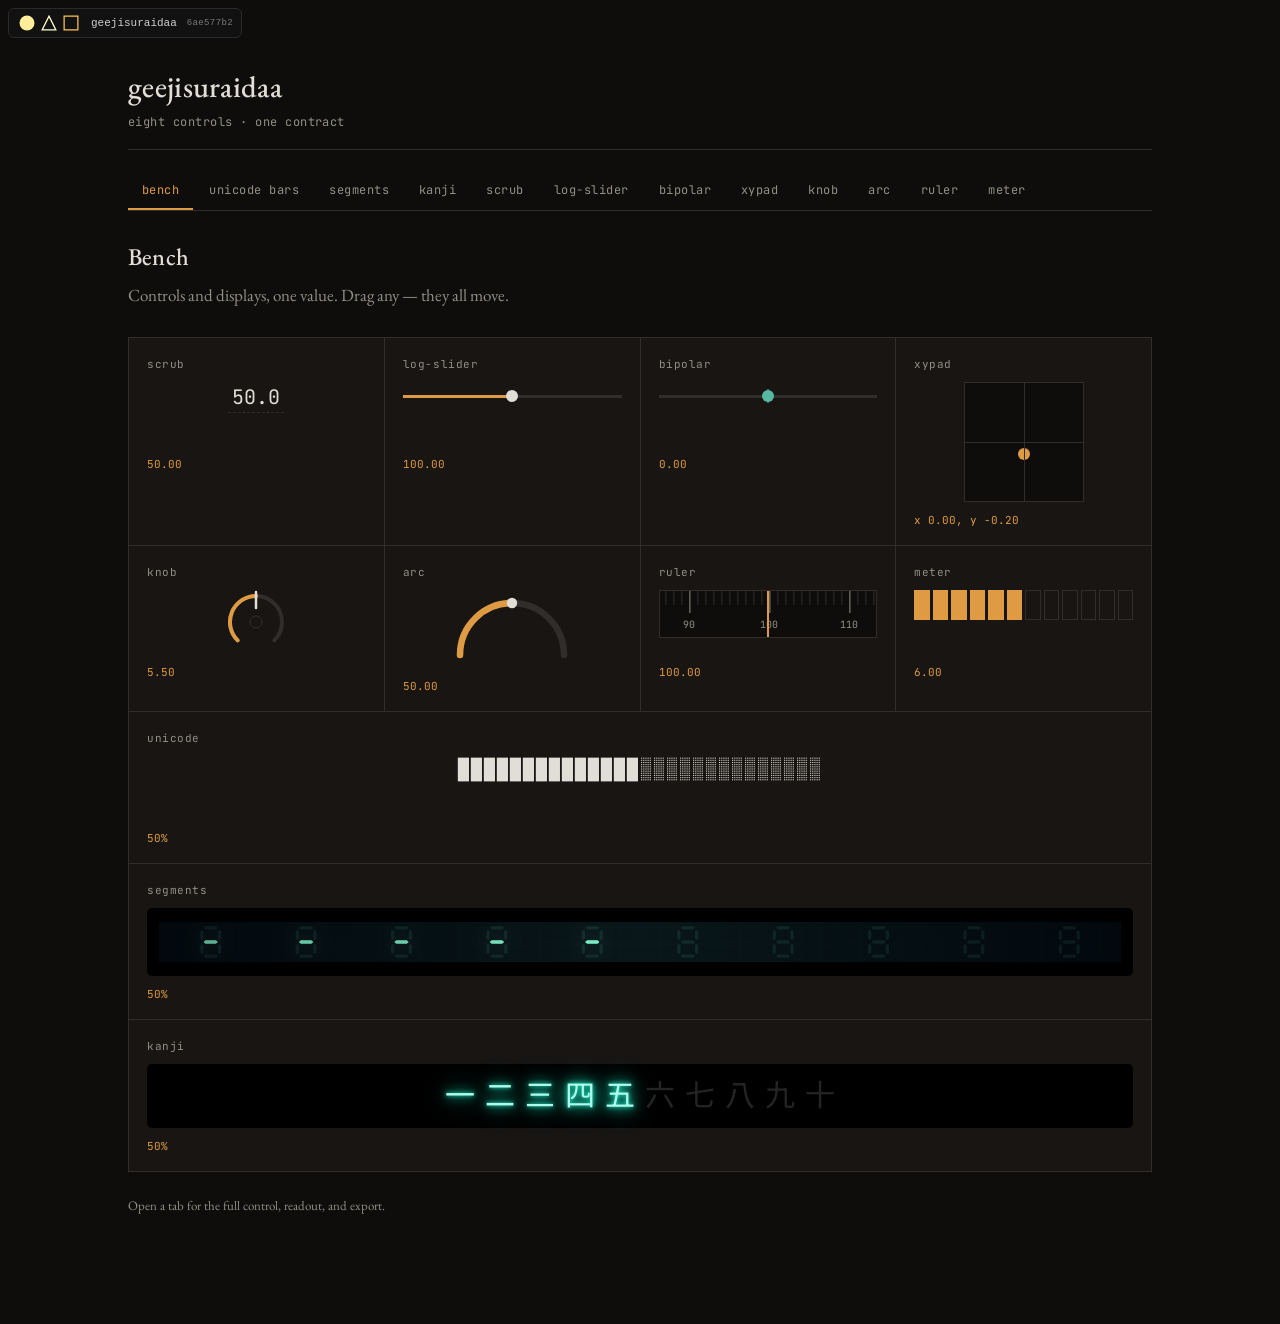
<file: index.html>
<!DOCTYPE html>
<html lang="en">
<head>
  <meta charset="utf-8" />
  <meta name="viewport" content="width=device-width, initial-scale=1" />
  <meta name="app-name" content="geejisuraidaa" />
  <title>geejisuraidaa</title>
  <meta name="theme-color" content="#161310" />
  <link rel="manifest" href="manifest.webmanifest?v=6ae577b2" />
  <link rel="apple-touch-icon" href="public/icons/apple-touch-icon-180.png?v=6ae577b2" />
  <meta name="apple-mobile-web-app-capable" content="yes" />
  <meta name="mobile-web-app-capable" content="yes" />
  <meta name="apple-mobile-web-app-status-bar-style" content="black-translucent" />
  <meta name="apple-mobile-web-app-title" content="gauges" />
  <link rel="preconnect" href="https://fonts.googleapis.com" />
  <link rel="preconnect" href="https://fonts.gstatic.com" crossorigin />
  <link href="https://fonts.googleapis.com/css2?family=EB+Garamond:ital,wght@0,400;0,500;1,400&family=JetBrains+Mono:wght@400;500&family=Noto+Sans+JP:wght@500&display=swap" rel="stylesheet" />
  <link rel="stylesheet" href="styles.css?v=6ae577b2" />
  <meta http-equiv="Cache-Control" content="no-cache, no-store, must-revalidate">
  <meta http-equiv="Pragma" content="no-cache">
  <meta http-equiv="Expires" content="0">
  <meta name="cb" content="6ae577b2">
  <link rel="icon" type="image/svg+xml" href="public/cb-shapes/42.svg?v=6ae577b2">
  <script src="public/cb-badge.js?v=6ae577b2" defer></script>
</head>
<body>
  <main class="app">
    <header class="masthead">
      <h1>geejisuraidaa</h1>
      <div class="sub">eight controls · one contract</div>
    </header>

    <nav class="tabs" role="tablist" aria-label="controls"></nav>
    <div id="views"></div>
  </main>

  <script type="module" src="app/main.js?v=6ae577b2"></script>
  <script type="module" src="app/pwa.js?v=6ae577b2"></script>
</body>
</html>
</file>
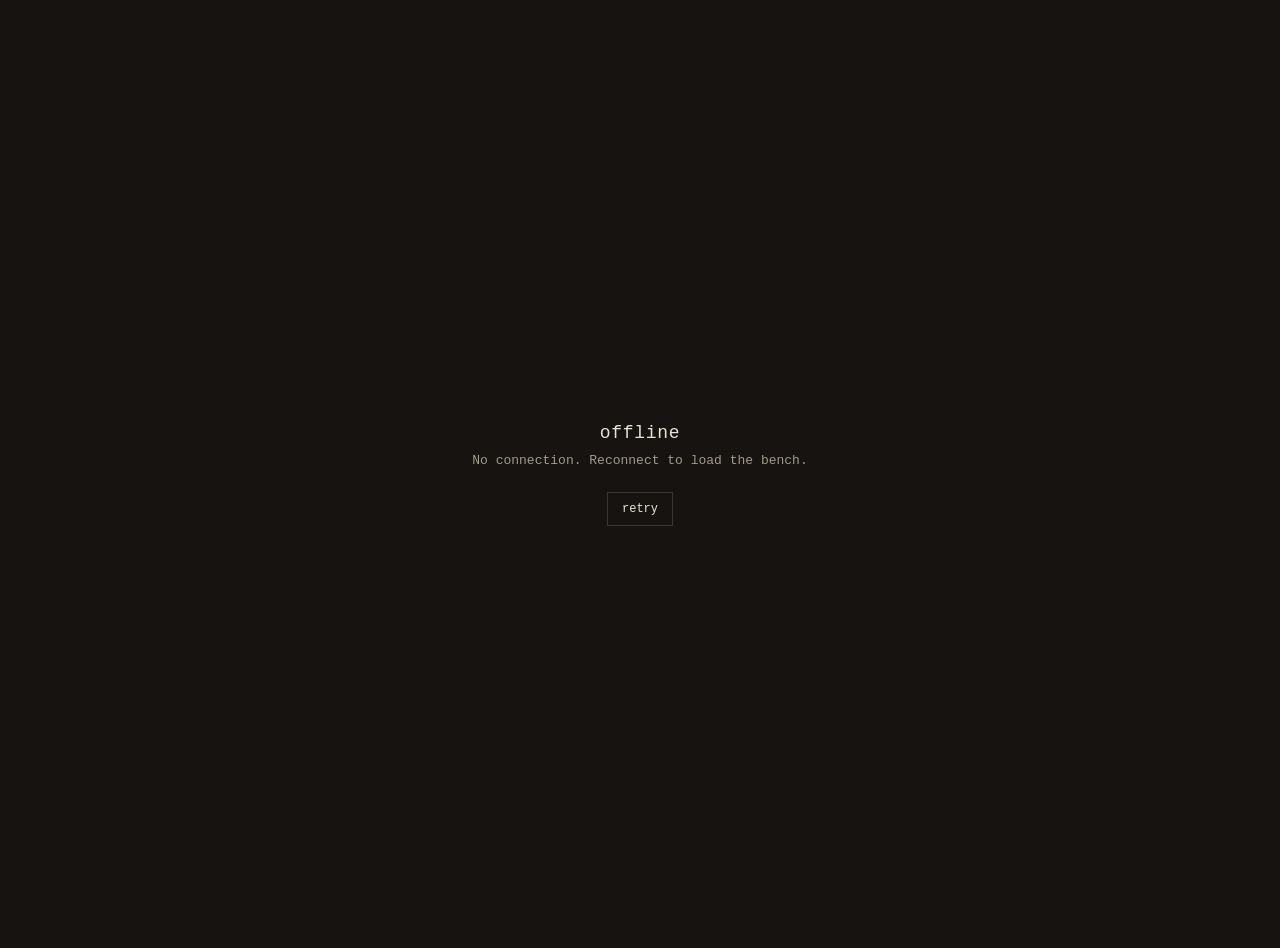
<file: offline.html>
<!DOCTYPE html>
<html lang="en">
<head>
  <meta charset="utf-8" />
  <meta name="viewport" content="width=device-width, initial-scale=1" />
  <title>offline · geejisuraidaa</title>
  <style>
    :root { --bg:#161310; --text:#e7e2d6; --muted:#a39a8a; --amber:#e0a458; }
    html,body { margin:0; height:100%; background:var(--bg); color:var(--text);
      font-family:"JetBrains Mono",ui-monospace,monospace; }
    main { height:100%; display:flex; flex-direction:column; align-items:center;
      justify-content:center; gap:10px; padding:24px; text-align:center; }
    h1 { margin:0; font-size:18px; font-weight:500; letter-spacing:.04em; }
    p { margin:0; color:var(--muted); font-size:13px; }
    button { margin-top:14px; background:none; border:1px solid #3c3730; color:var(--text);
      font:inherit; font-size:12px; padding:9px 14px; cursor:pointer; }
    button:hover { border-color:var(--amber); color:var(--amber); }
  </style>
</head>
<body>
  <main>
    <h1>offline</h1>
    <p>No connection. Reconnect to load the bench.</p>
    <button onclick="location.reload()">retry</button>
  </main>
</body>
</html>
</file>
<file: styles.css>
/* styles.css — dark editorial design system (spec §7). OKLCH tokens verbatim.
   Controls consume CSS vars only (theme-agnostic, spec §9 lean). Flat surfaces:
   no gradients, shadows, or glow. Color encodes state, never decorates. */

:root {
  --bg:        oklch(0.16 0.005 60);
  --surface:   oklch(0.20 0.006 60);
  --line:      oklch(0.30 0.008 60);
  --text:      oklch(0.90 0.01 80);
  --muted:     oklch(0.65 0.01 80);
  --amber:     oklch(0.74 0.13 70);
  --teal:      oklch(0.72 0.10 175);
  --font-serif:"EB Garamond", "Cormorant Garamond", serif;
  --font-mono: "JetBrains Mono", ui-monospace, monospace;
}

* { box-sizing: border-box; }

html, body {
  margin: 0;
  background: var(--bg);
  color: var(--text);
  font-family: var(--font-serif);
  font-size: 17px;
  line-height: 1.5;
}

h1, h2, h3 { font-weight: 500; letter-spacing: 0.01em; }
.mono, .num, code, kbd { font-family: var(--font-mono); }
.num, [class*="readout"], [class*="-lab"] { font-variant-numeric: tabular-nums; }

a { color: var(--teal); text-decoration: none; }
a:hover { color: var(--amber); }

/* ---------- app chrome ---------- */
.app { max-width: 1080px; margin: 0 auto; padding: 64px 28px 96px; }

header.masthead { border-bottom: 1px solid var(--line); padding-bottom: 18px; margin-bottom: 22px; }
header.masthead h1 { margin: 0 0 4px; font-size: 30px; }
header.masthead .sub {
  font-family: var(--font-mono); font-size: 12px; color: var(--muted);
  letter-spacing: 0.04em;
}

/* tab bar */
nav.tabs {
  display: flex; flex-wrap: wrap; gap: 2px;
  border-bottom: 1px solid var(--line); margin-bottom: 28px;
}
nav.tabs button {
  background: none; border: none; border-bottom: 2px solid transparent;
  color: var(--muted); font-family: var(--font-mono); font-size: 12px;
  letter-spacing: 0.04em; padding: 10px 14px; cursor: pointer;
}
nav.tabs button:hover { color: var(--text); }
nav.tabs button[aria-selected="true"] { color: var(--amber); border-bottom-color: var(--amber); }

.view { display: none; }
.view.active { display: block; }

/* ---------- per-control tab ---------- */
.tabpanel-head { margin-bottom: 8px; }
.tabpanel-head h2 { margin: 0; font-size: 24px; }
.earns { color: var(--muted); font-size: 15px; max-width: 60ch; margin: 6px 0 20px; }

.axes {
  font-family: var(--font-mono); font-size: 11px; color: var(--muted);
  letter-spacing: 0.03em; margin-bottom: 24px;
}
.axes b { color: var(--teal); font-weight: 400; }

.stage {
  background: var(--surface); border: 1px solid var(--line);
  padding: 40px 36px; margin-bottom: 20px;
  display: flex; align-items: center; justify-content: center; min-height: 180px;
}
.stage .mount { width: 100%; max-width: 420px; }

.panel-row { display: flex; gap: 20px; flex-wrap: wrap; align-items: flex-start; }
.panel { flex: 1 1 300px; }
.panel h3 { font-family: var(--font-mono); font-size: 11px; color: var(--muted);
  letter-spacing: 0.06em; text-transform: uppercase; margin: 0 0 8px; }

.log {
  background: var(--bg); border: 1px solid var(--line);
  font-family: var(--font-mono); font-size: 11px; line-height: 1.6;
  height: 150px; overflow-y: auto; padding: 8px 10px; color: var(--muted);
  font-variant-numeric: tabular-nums;
}
.log .ev-change { color: var(--amber); }
.log .ev-input { color: var(--muted); }

.exports { display: flex; gap: 10px; margin-top: 6px; }
button.btn {
  background: none; border: 1px solid var(--line); color: var(--text);
  font-family: var(--font-mono); font-size: 11px; letter-spacing: 0.03em;
  padding: 9px 14px; cursor: pointer;
}
button.btn:hover { border-color: var(--amber); color: var(--amber); }

/* ---------- landing (comparison surface) ---------- */
.landing-lede { color: var(--muted); max-width: 64ch; margin: 0 0 28px; }
.compare-grid {
  display: grid; grid-template-columns: repeat(auto-fill, minmax(230px, 1fr));
  gap: 1px; background: var(--line); border: 1px solid var(--line);
}
.cell {
  background: var(--surface); padding: 18px 18px 16px;
  display: flex; flex-direction: column; gap: 10px;
}
.cell .cell-head { display: flex; justify-content: space-between; align-items: baseline; }
.cell .cell-name { font-family: var(--font-mono); font-size: 11px; color: var(--muted); letter-spacing: 0.05em; }
/* Block (not flex) so width-dependent controls — track rail, ruler view, xy
   field — fill the cell instead of collapsing to their (absolutely-positioned,
   zero-width) content. Matches the per-tab .mount, which is block and works.
   text-align centers the intrinsic-width controls (scrub/knob/arc). */
.cell .cell-mount { min-height: 64px; display: block; text-align: center; }
.cell .cell-mount > * { vertical-align: middle; }
.cell .cell-val { font-family: var(--font-mono); font-size: 11px; color: var(--amber); font-variant-numeric: tabular-nums; }
.landing-note { color: var(--muted); font-size: 13px; margin-top: 24px; }
.shared-param {
  font-family: var(--font-mono); font-size: 12px; color: var(--teal);
  margin: 0 0 18px; padding: 8px 12px; border: 1px solid var(--line); background: var(--surface);
}

/* ===================================================================
   CONTROL PRIMITIVES (theme-agnostic — CSS vars only)
   =================================================================== */

/* scrub */
.mp-scrub { display: inline-flex; align-items: baseline; }
.mp-scrub-readout {
  font-family: var(--font-mono); font-size: 28px; color: var(--text);
  cursor: ew-resize; touch-action: none; font-variant-numeric: tabular-nums;
  border-bottom: 1px dashed var(--line); padding: 2px 4px; user-select: none;
}
.mp-scrub-readout:focus { outline: none; color: var(--amber); border-bottom-color: var(--amber); }
.mp-scrub-input {
  font-family: var(--font-mono); font-size: 28px; width: 8ch;
  background: var(--bg); color: var(--amber); border: 1px solid var(--amber);
  padding: 1px 4px;
}

/* track (log-slider + bipolar) */
.mp-track { width: 100%; }
.mp-track-rail {
  position: relative; height: 28px; touch-action: none; cursor: pointer;
  display: flex; align-items: center;
}
.mp-track-rail::before {
  content: ""; position: absolute; left: 0; right: 0; height: 3px;
  background: var(--line);
}
.mp-track-rail:focus { outline: none; }
.mp-track-rail:focus::before { background: var(--muted); }
.mp-track-fill { position: absolute; height: 3px; background: var(--amber); left: 0; }
.mp-track-center { position: absolute; left: 50%; width: 1px; height: 14px; background: var(--muted); transform: translateX(-0.5px); }
.mp-track-thumb {
  position: absolute; width: 12px; height: 12px; background: var(--text);
  border-radius: 50%; transform: translateX(-50%); top: 50%; margin-top: -6px;
}
.mp-track-rail:focus .mp-track-thumb { background: var(--amber); }
.mp-bipolar.mp-detented .mp-track-thumb { background: var(--teal); }
.mp-track-row { display: flex; align-items: baseline; gap: 8px; margin-bottom: 8px; }
.mp-track-readout, .mp-knob-readout, .mp-arc-readout, .mp-ruler-readout, .mp-meter-readout {
  font-family: var(--font-mono); font-size: 14px; color: var(--text);
  font-variant-numeric: tabular-nums; cursor: text;
}
.mp-track-input, .mp-knob-input, .mp-arc-input, .mp-ruler-input, .mp-meter-input {
  font-family: var(--font-mono); font-size: 14px; width: 9ch;
  background: var(--bg); color: var(--amber); border: 1px solid var(--amber); padding: 1px 4px;
}

/* xypad */
.mp-xypad { width: 100%; max-width: 240px; }
.mp-xy-field {
  position: relative; aspect-ratio: 1; background: var(--bg);
  border: 1px solid var(--line); touch-action: none; cursor: crosshair;
}
.mp-xy-field:focus { outline: 1px solid var(--amber); outline-offset: -1px; }
.mp-xy-cross-h, .mp-xy-cross-v { position: absolute; background: var(--line); }
.mp-xy-cross-h { left: 0; right: 0; top: 50%; height: 1px; }
.mp-xy-cross-v { top: 0; bottom: 0; left: 50%; width: 1px; }
.mp-xy-dot {
  position: absolute; width: 12px; height: 12px; background: var(--amber);
  border-radius: 50%; transform: translate(-50%, -50%);
}
.mp-xy-row { display: flex; gap: 6px; align-items: baseline; margin-bottom: 8px; flex-wrap: wrap; }
.mp-xy-lab { font-family: var(--font-mono); font-size: 12px; color: var(--teal); }
.mp-xy-x, .mp-xy-y {
  font-family: var(--font-mono); font-size: 13px; width: 6ch;
  background: var(--bg); color: var(--text); border: 1px solid var(--line); padding: 1px 4px;
  font-variant-numeric: tabular-nums;
}
.mp-xy-x:focus, .mp-xy-y:focus { outline: none; border-color: var(--amber); color: var(--amber); }

/* knob */
.mp-knob { display: inline-flex; flex-direction: column; align-items: center; gap: 8px; }
.mp-knob-svg { width: 96px; height: 96px; touch-action: none; cursor: ns-resize; }
.mp-knob-svg:focus { outline: none; }
.mp-knob-bg { stroke: var(--line); stroke-width: 4; stroke-linecap: round; }
.mp-knob-fill { stroke: var(--amber); stroke-width: 4; stroke-linecap: round; }
.mp-knob-ind { stroke: var(--text); stroke-width: 2.5; stroke-linecap: round; }
.mp-knob-svg:focus .mp-knob-ind { stroke: var(--amber); }
.mp-knob-hub { fill: var(--surface); stroke: var(--line); stroke-width: 1; }
.mp-knob-row { display: flex; align-items: baseline; gap: 8px; }

/* arc */
.mp-arc { display: inline-flex; flex-direction: column; align-items: center; gap: 8px; }
.mp-arc-svg { width: 200px; height: 120px; touch-action: none; cursor: pointer; }
.mp-arc-svg:focus { outline: none; }
.mp-arc-bg { stroke: var(--line); stroke-width: 5; stroke-linecap: round; }
.mp-arc-fill { stroke: var(--amber); stroke-width: 5; stroke-linecap: round; }
.mp-arc-knob { fill: var(--text); }
.mp-arc-svg:focus .mp-arc-knob { fill: var(--amber); }
.mp-arc-row { display: flex; align-items: baseline; gap: 8px; }

/* ruler */
.mp-ruler { width: 100%; max-width: 360px; }
.mp-ruler-view {
  position: relative; height: 64px; overflow: hidden;
  background: var(--bg); border: 1px solid var(--line);
  touch-action: none; cursor: ew-resize;
}
.mp-ruler-view:focus { outline: none; border-color: var(--muted); }
.mp-ruler-strip { position: absolute; top: 0; height: 100%; will-change: transform; }
.mp-ruler-tick { position: absolute; top: 0; width: 1px; height: 14px; background: var(--line); }
.mp-ruler-tick.major { height: 22px; background: var(--muted); }
.mp-ruler-lab {
  position: absolute; top: 26px; left: 0; transform: translateX(-50%);
  font-family: var(--font-mono); font-size: 10px; color: var(--muted);
  font-variant-numeric: tabular-nums;
}
.mp-ruler-needle {
  position: absolute; left: 50%; top: 0; bottom: 0; width: 2px;
  background: var(--amber); transform: translateX(-1px);
}
.mp-ruler-row { display: flex; align-items: baseline; gap: 8px; margin-bottom: 8px; }

/* meter */
.mp-meter { width: 100%; max-width: 320px; }
.mp-meter-bar {
  display: flex; gap: 3px; height: 44px; touch-action: none; cursor: pointer;
}
.mp-meter-bar:focus { outline: none; }
.mp-meter-seg { flex: 1; background: var(--surface); border: 1px solid var(--line); }
.mp-meter-bar:focus .mp-meter-seg { border-color: var(--muted); }
.mp-meter-seg.on { background: var(--amber); border-color: var(--amber); }
.mp-meter-row { display: flex; align-items: baseline; gap: 8px; margin-bottom: 8px; }

/* compact landing variants */
.cell .mp-scrub-readout { font-size: 20px; }
.cell .mp-knob-svg { width: 64px; height: 64px; }
.cell .mp-arc-svg { width: 130px; height: 78px; }
.cell .mp-xypad { max-width: 120px; margin-inline: auto; }
.cell .mp-xy-row, .cell .mp-track-row, .cell .mp-knob-row,
.cell .mp-arc-row, .cell .mp-ruler-row, .cell .mp-meter-row { display: none; }
.cell .mp-ruler { max-width: 100%; }
.cell .mp-ruler-view { height: 48px; }
.cell .mp-meter-bar { height: 30px; }

/* ===================================================================
   MOBILE + TOUCH
   =================================================================== */
@media (max-width: 640px) {
  .app { padding: 56px 16px 80px; }
  header.masthead h1 { font-size: 24px; }
  /* tabs scroll horizontally instead of wrapping to many rows */
  nav.tabs { flex-wrap: nowrap; overflow-x: auto; -webkit-overflow-scrolling: touch; scrollbar-width: none; }
  nav.tabs::-webkit-scrollbar { display: none; }
  nav.tabs button { flex: 0 0 auto; }
  .tabpanel-head h2 { font-size: 20px; }
  .stage { padding: 28px 16px; min-height: 150px; }
  .panel-row { gap: 14px; }
  .compare-grid { grid-template-columns: repeat(auto-fill, minmax(148px, 1fr)); }
  .exports { flex-wrap: wrap; }
}

/* larger hit targets where the pointer is coarse (touch). The .cell overrides
   above keep the bench compact; these affect the full per-control tabs. */
@media (pointer: coarse) {
  .mp-track-rail { height: 40px; }
  .mp-track-thumb { width: 18px; height: 18px; margin-top: -9px; }
  .mp-knob-svg { width: 112px; height: 112px; }
  .mp-arc-svg { width: 232px; height: 140px; }
  .mp-ruler-view { height: 76px; }
  .mp-meter-bar { height: 56px; }
  .mp-xy-dot { width: 18px; height: 18px; }
  .mp-scrub-readout { padding: 6px 8px; }
  nav.tabs button { padding: 12px 16px; }
  button.btn { padding: 12px 16px; }
}

/* ===================================================================
   SECONDARY CONTROL — toggleable +/- fine-tune
   =================================================================== */
.fine { display: flex; align-items: center; gap: 14px; margin: 0 0 22px; }
.fine-tog {
  background: none; border: 1px solid var(--line); color: var(--muted);
  font-family: var(--font-mono); font-size: 11px; letter-spacing: 0.04em;
  padding: 6px 10px; cursor: pointer; border-radius: 5px;
}
.fine-tog[aria-pressed="true"] { border-color: var(--amber); color: var(--amber); }
.fine[data-on="0"] .stepper { display: none; }
.stepper { display: flex; align-items: center; gap: 8px; }
.stepper .step-grp { display: flex; align-items: center; gap: 6px; font-family: var(--font-mono); font-size: 12px; color: var(--muted); }
.stepper button {
  width: 30px; height: 30px; line-height: 1; background: var(--surface);
  border: 1px solid var(--line); color: var(--text); font-size: 17px; cursor: pointer;
  border-radius: 5px; font-family: var(--font-mono); padding: 0;
}
.stepper button:hover { border-color: var(--amber); color: var(--amber); }
.stepper button:active { background: var(--bg); }
.stepper .step-lbl { font-family: var(--font-mono); font-size: 11px; color: var(--muted); min-width: 5ch; text-align: center; font-variant-numeric: tabular-nums; }

/* ===================================================================
   VARIATIONS (per-tab variants)
   =================================================================== */
.variations { margin-top: 28px; border-top: 1px solid var(--line); padding-top: 20px; }
.variations h3 { font-family: var(--font-mono); font-size: 11px; color: var(--muted); letter-spacing: 0.06em; text-transform: uppercase; margin: 0 0 14px; }
.var-grid { display: grid; grid-template-columns: repeat(auto-fill, minmax(240px, 1fr)); gap: 1px; background: var(--line); border: 1px solid var(--line); }
.var { background: var(--surface); padding: 18px; display: flex; flex-direction: column; gap: 14px; align-items: flex-start; }
.var-label { font-family: var(--font-mono); font-size: 11px; color: var(--teal); letter-spacing: 0.04em; }
.var-mount { width: 100%; }

/* ===================================================================
   VARIANT LOOKS
   =================================================================== */
/* log-slider: rectangular thumb instead of a dot */
.mp-track.mp-v-bar .mp-track-thumb { border-radius: 2px; width: 8px; height: 22px; margin-top: -11px; }
/* scrub: boxed readout */
.mp-scrub.mp-v-boxed .mp-scrub-readout { border: 1px solid var(--line); border-radius: 5px; padding: 4px 10px; }
/* xypad: grid field */
.mp-xypad.mp-v-grid .mp-xy-field {
  background-image:
    repeating-linear-gradient(0deg, transparent 0 23px, var(--line) 23px 24px),
    repeating-linear-gradient(90deg, transparent 0 23px, var(--line) 23px 24px);
}
/* ruler: triangle needle + teal majors */
.mp-ruler.mp-v-triangle .mp-ruler-needle {
  width: 0; height: 0; background: none; top: 0; bottom: auto;
  border-left: 6px solid transparent; border-right: 6px solid transparent;
  border-top: 9px solid var(--amber); transform: translateX(-6px);
}
.mp-ruler.mp-v-triangle .mp-ruler-tick.major { background: var(--teal); }
/* knob/arc/bipolar/meter color variants are driven from JS (see controls) */

/* ===================================================================
   UNICODE BARS TAB — minimalist: black field, white glyphs, draggable
   =================================================================== */
.ub-tab.view { background: #000; margin: 0 -28px; padding: 56px 28px; }
.ub-stack { display: flex; flex-direction: column; gap: 30px; align-items: center; }
.ub-bar {
  font-family: var(--font-mono); color: #fff; font-size: 30px; line-height: 1;
  letter-spacing: 8px; white-space: pre; user-select: none; touch-action: none;
  cursor: ew-resize;
}
.ub-bar:focus { outline: none; }
.ub-bar:focus-visible { outline: 1px solid #fff; outline-offset: 8px; }
@media (max-width: 640px) {
  .ub-tab.view { margin: 0 -16px; padding: 40px 16px; }
  .ub-bar { font-size: 22px; letter-spacing: 5px; }
}

/* ===================================================================
   SEVEN-SEGMENT BARS TAB (experimental) — center segments + VFD glow
   =================================================================== */
.seg-tab.view { background: #020a10; margin: 0 -28px; padding: 44px 28px; }
.seg-canvas { display: block; width: 100%; height: 110px; cursor: ew-resize; touch-action: none; outline: none; }
.seg-canvas:focus-visible { outline: 1px solid #1bf0c8; outline-offset: 4px; }

/* ===================================================================
   KANJI NUMBER SLIDER TAB (experimental) — 一〜十, lit on activation
   =================================================================== */
.kanji-tab.view { background: #000; margin: 0 -28px; padding: 60px 28px; text-align: center; }
/* inline-flex so the row hugs the glyphs: drag maps 0 just-left-of-一,
   1 just-right-of-十 (the 14px padding is the dead zone at each end). */
.kanji-row {
  display: inline-flex; flex-wrap: nowrap; gap: 16px; padding: 0 14px;
  font-family: "Noto Sans JP", "Hiragino Sans", "Yu Gothic", sans-serif;
  line-height: 1; touch-action: none; cursor: ew-resize; outline: none;
  user-select: none; -webkit-user-select: none; -webkit-touch-callout: none;
  -webkit-tap-highlight-color: transparent;
}
.kanji-row:focus-visible { outline: 1px solid var(--k-color, #1bf0c8); outline-offset: 10px; }
.kanji {
  color: var(--k-off, hsl(0 0% 14%)); font-size: var(--k-size, 44px);
  user-select: none; -webkit-user-select: none;
  transition: color .1s ease, text-shadow .1s ease;
}
.kanji.on {
  color: color-mix(in srgb, var(--k-color, #1bf0c8) 35%, #fff);
  text-shadow:
    0 0 calc(var(--k-glow, 16px) * .35) var(--k-color, #1bf0c8),
    0 0 var(--k-glow, 16px) var(--k-color, #1bf0c8),
    0 0 calc(var(--k-glow, 16px) * 2) var(--k-color, #1bf0c8);
}
.kanji-ctrls { display: flex; gap: 22px; justify-content: center; flex-wrap: wrap; margin-top: 46px; }
.kanji-ctrls label { display: flex; align-items: center; gap: 8px; font-family: var(--font-mono); font-size: 11px; color: #7a7a7a; letter-spacing: .05em; }
.kanji-ctrls input[type="range"] { width: 110px; accent-color: var(--k-color, #1bf0c8); cursor: pointer; }
.kanji-ctrls input[type="color"] { width: 30px; height: 24px; padding: 0; border: 1px solid #333; background: none; cursor: pointer; border-radius: 4px; }
@media (max-width: 640px) {
  .seg-tab.view, .kanji-tab.view { margin: 0 -16px; padding: 36px 16px; }
  .seg-canvas { height: 84px; }
  .kanji-row { gap: 9px; }
  .kanji-ctrls { gap: 14px; }
  .kanji-ctrls input[type="range"] { width: 84px; }
}

/* ===================================================================
   BENCH DISPLAY CELLS — unicode / seven-seg / kanji as full-width rows
   =================================================================== */
.cell.cell-wide { grid-column: 1 / -1; }
.cell .cell-mount.cell-dark { background: #000; padding: 14px 12px; border-radius: 5px; }
.ub-cell {
  font-family: var(--font-mono); font-size: 18px; letter-spacing: 2px;
  color: var(--text); white-space: pre; cursor: ew-resize; touch-action: none;
  user-select: none; outline: none;
}
.ub-cell:focus-visible { outline: 1px solid var(--amber); outline-offset: 3px; }
.seg-cell-canvas { display: block; width: 100%; height: 40px; cursor: ew-resize; touch-action: none; outline: none; }
.cell-wide .kanji-row { gap: 10px; }
@media (max-width: 640px) {
  .seg-cell-canvas { height: 30px; }
  .ub-cell { font-size: 15px; letter-spacing: 1px; }
  .cell-wide .kanji-row { gap: 5px; }
}
</file>
